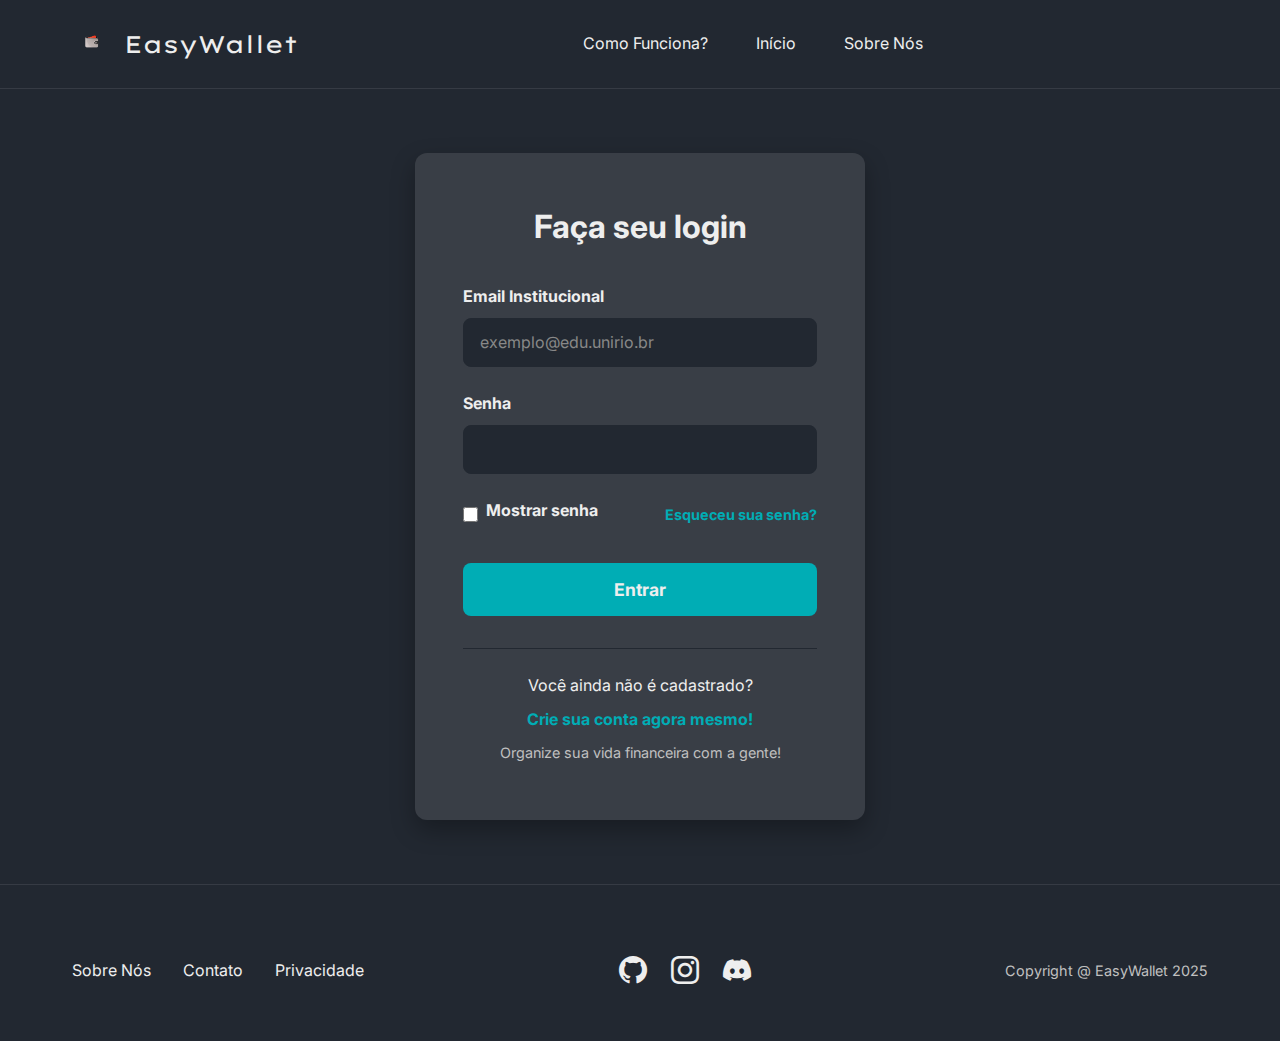
<file: pages/Login/login.html>
<!DOCTYPE html>
<html lang="pt-BR">

<head>
    <meta charset="UTF-8">
    <meta name="viewport" content="width=device-width, initial-scale=1.0">
    <title>EasyWallet - Login</title>

    <link rel="shortcut icon" href="../../assets/logo-site/logo-iniciais.png" type="image/x-icon">

    <!-- Importação das Fontes (Inter) -->
    <link rel="preconnect" href="https://fonts.googleapis.com">
    <link rel="preconnect" href="https://fonts.gstatic.com" crossorigin>
    <link href="https://fonts.googleapis.com/css2?family=Inter:wght@400;700&display=swap" rel="stylesheet">

    <!-- Importação dos Ícones (Bootstrap Icons) -->
    <link rel="stylesheet" href="https://cdn.jsdelivr.net/npm/bootstrap-icons@1.11.3/font/bootstrap-icons.min.css">
    <link rel="stylesheet" href="../../styles/styleGlobal.css">
    <link rel="stylesheet" href="./login.css">

</head>

<body>
    <!-- --- Header --- -->
    <header class="header">
        <div class="container nav-container">
            <a href="#" class="logo">
                <!-- Corrigir a imagem da logo - há fundo nela e a iamgem fica pequena-->
                <img src="../../assets/logo-site/logo-carteira.png" alt="Logo EasyWallet">
                <p class="nome-logo">EasyWallet</p>
            </a>

            <!-- Menu para Desktop -->
            <nav class="nav-links" id="nav-menu">
                <ul>
                    <li><a href="#">Como Funciona?</a></li>
                    <li><a href="#">Início</a></li>
                    <li><a href="../../pages/SobreNos/sobreNos.html">Sobre Nós</a></li>
                    <!-- O item de login mobile será injetado aqui via JS (ajustar)-->
                </ul>
            </nav>

            <!-- Botão de Menu Mobile -->
            <button class="menu-toggle" id="menu-toggle-btn" aria-label="Abrir menu">
                <i class="bi bi-list"></i>
            </button>
        </div>
    </header>

    <main>
        <section class="login-section">
            <div class="login-box">
                <h2>Faça seu login</h2>

                <form id="login-form">
                    <div class="input-group">
                        <label for="email">Email Institucional</label>
                        <input type="email" id="email" name="email" placeholder="exemplo@edu.unirio.br" required>
                    </div>

                    <div class="input-group">
                        <label for="password">Senha</label>
                        <input type="password" id="password" name="password" required>
                    </div>

                    <div class="form-options">
                        <div class="checkbox-group">
                            <input type="checkbox" id="show-password">
                            <label for="show-password">Mostrar senha</label>
                        </div>
                        <a href="#" class="forgot-password">Esqueceu sua senha?</a>
                    </div>

                    <button type="submit" class="btn-login-submit">Entrar</button>
                </form>

                <div class="signup-prompt">
                    <p>Você ainda não é cadastrado?</p>
                    <!-- Link para a futura página de cadastro -->
                    <a href="cadastro.html">Crie sua conta agora mesmo!</a>
                    <p class="signup-subtext">Organize sua vida financeira com a gente!</p>
                </div>
            </div>
        </section>
    </main>

    <footer class="footer">
        <div class="container footer-content">
            <div class="footer-links">
                <a href="../../pages/SobreNos/sobreNos.html">Sobre Nós</a>
                <a href="#">Contato</a>
                <a href="#">Privacidade</a>
            </div>
            <div class="footer-social">
                <a href="#" aria-label="GitHub"><i class="bi bi-github"></i></a>
                <a href="#" aria-label="Instagram"><i class="bi bi-instagram"></i></a>
                <a href="#" aria-label="Discord"><i class="bi bi-discord"></i></a>
            </div>
            <div class="footer-copy">
                Copyright @ EasyWallet 2025
            </div>
        </div>
    </footer>
    
    <script src="./login.js"></script>
</body>

</html>
</file>
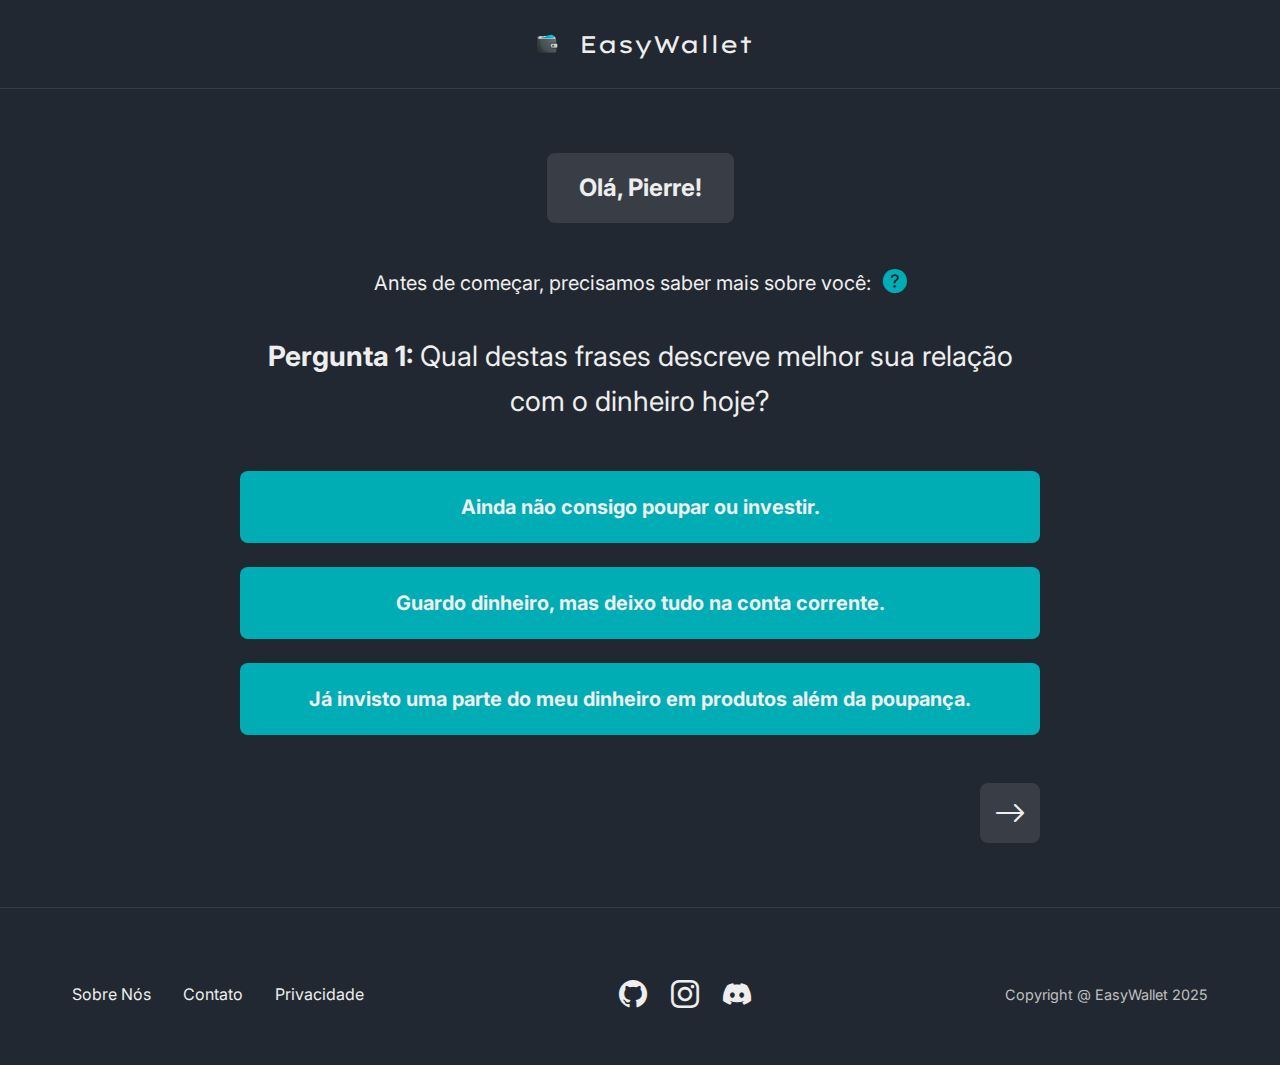
<file: pages/Questionário/Questionário 1/questionario1.html>
<!DOCTYPE html>
<html lang="pt-br">

<head>
    <meta charset="UTF-8">
    <meta name="viewport" content="width=device-width, initial-scale=1.0">
    <!-- O caminho do favicon é relativo à localização deste arquivo (pages/quiz/) -->
    <link rel="shortcut icon" href="../../../assets/logo-site/logo-iniciais.png" type="image/x-icon">

    <!-- Importação das Fontes (Inter e Lexend Giga) -->
    <link rel="preconnect" href="https://fonts.googleapis.com">
    <link rel="preconnect" href="https://fonts.gstatic.com" crossorigin>
    <link
        href="https://fonts.googleapis.com/css2?family=Inter:ital,opsz,wght@0,14..32,100..900;1,14..32,100..900&family=Lexend+Giga:wght@100..900&display=swap"
        rel="stylesheet">

    <!-- Importação dos Ícones (Bootstrap Icons) -->
    <link rel="stylesheet" href="https://cdn.jsdelivr.net/npm/bootstrap-icons@1.11.3/font/bootstrap-icons.min.css">

    <link rel="stylesheet" href="../../../styles/styleGlobal.css">
    <link rel="stylesheet" href="./questionario1.css">
    <title>EasyWallet - Perfil de Investidor (1/4)</title>

</head>

<body>

    <!-- --- Header Simplificado (Quiz) --- -->
    <header class="header-quiz">
        <div class="container">
            <!-- O link do logo volta para a página inicial -->
            <!-- O caminho da imagem é relativo à localização deste arquivo (pages/quiz/) -->
            <a href="../../index.html" class="logo-quiz">
                <img src="../../../assets/logo-site/logo-carteira2.png" alt="Logo EasyWallet">
                <p class="nome-logo">EasyWallet</p>
            </a>
        </div>
    </header>

    <!-- --- Conteúdo Principal (Quiz) --- -->
    <main>
        <div class="container quiz-container">
            <div class="quiz-content">

                <!-- Saudação (do Figma) -->
                <div class="quiz-greeting">
                    Olá, Pierre!
                </div>

                <!-- Intro da Pergunta (do Figma) -->
                <p class="quiz-intro">
                    Antes de começar, precisamos saber mais sobre você:
                    <i class="bi bi-question-circle-fill" aria-label="Informação"></i>
                </p>

                <!-- Pergunta (do Figma) -->
                <h1 class="quiz-question">
                    <strong>Pergunta 1:</strong> Qual destas frases descreve melhor sua relação com o dinheiro hoje?
                </h1>

                <!-- Opções de Resposta (do Figma) -->
                <div class="quiz-options">
                    <button class="btn-answer" data-value="1">
                        Ainda não consigo poupar ou investir.
                    </button>
                    <button class="btn-answer" data-value="2">
                        Guardo dinheiro, mas deixo tudo na conta corrente.
                    </button>
                    <button class="btn-answer" data-value="3">
                        Já invisto uma parte do meu dinheiro em produtos além da poupança.
                    </button>
                </div>

                <!-- Navegação (do Figma) -->
                <div class="quiz-nav">
                    <a href="../Questionário 2/questionario2.html" class="btn-next" aria-label="Próxima Pergunta">
                        <i class="bi bi-arrow-right"></i>
                    </a>
                </div>

            </div>
        </div>
    </main>

    <!-- --- Footer (Padrão) --- -->
    <footer class="footer">
        <div class="container footer-content">
            <div class="footer-links">
                <!-- Caminhos relativos à localização deste arquivo (pages/quiz/) -->
                <a href="../SobreNos/sobreNos.html">Sobre Nós</a>
                <a href="#">Contato</a>
                <a href="#">Privacidade</a>
            </div>
            <div class="footer-social">
                <a href="#" aria-label="GitHub"><i class="bi bi-github"></i></a>
                <a href="#" aria-label="Instagram"><i class="bi bi-instagram"></i></a>
                <a href="#" aria-label="Discord"><i class="bi bi-discord"></i></a>
            </div>
            <div class="footer-copy">
                Copyright @ EasyWallet 2025
            </div>
        </div>
    </footer>

    <script>
        // Script simples para lógica de seleção de resposta
        document.addEventListener('DOMContentLoaded', () => {
            const answerButtons = document.querySelectorAll('.btn-answer');
            const nextButton = document.querySelector('.btn-next');
            let selectedValue = null;

            answerButtons.forEach(button => {
                button.addEventListener('click', () => {
                    // Remove a classe 'selected' de todos os botões
                    answerButtons.forEach(btn => btn.classList.remove('selected'));

                    // Adiciona a classe 'selected' apenas ao botão clicado
                    button.classList.add('selected');

                    // Armazena o valor selecionado (do atributo data-value)
                    selectedValue = button.dataset.value;

                    // Opcional: Habilita o botão 'próximo'
                    // nextButton.disabled = false; 
                });
            });

            nextButton.addEventListener('click', () => {
                if (selectedValue) {
                    console.log('Valor selecionado:', selectedValue);
                    // Lógica para ir para a próxima página
                    // window.location.href = './pergunta-2.html'; // Exemplo
                } else {
                    // Opcional: Avisar o usuário para selecionar uma opção
                    console.log('Por favor, selecione uma opção.');
                }
            });
        });
    </script>
</body>

</html>
</file>
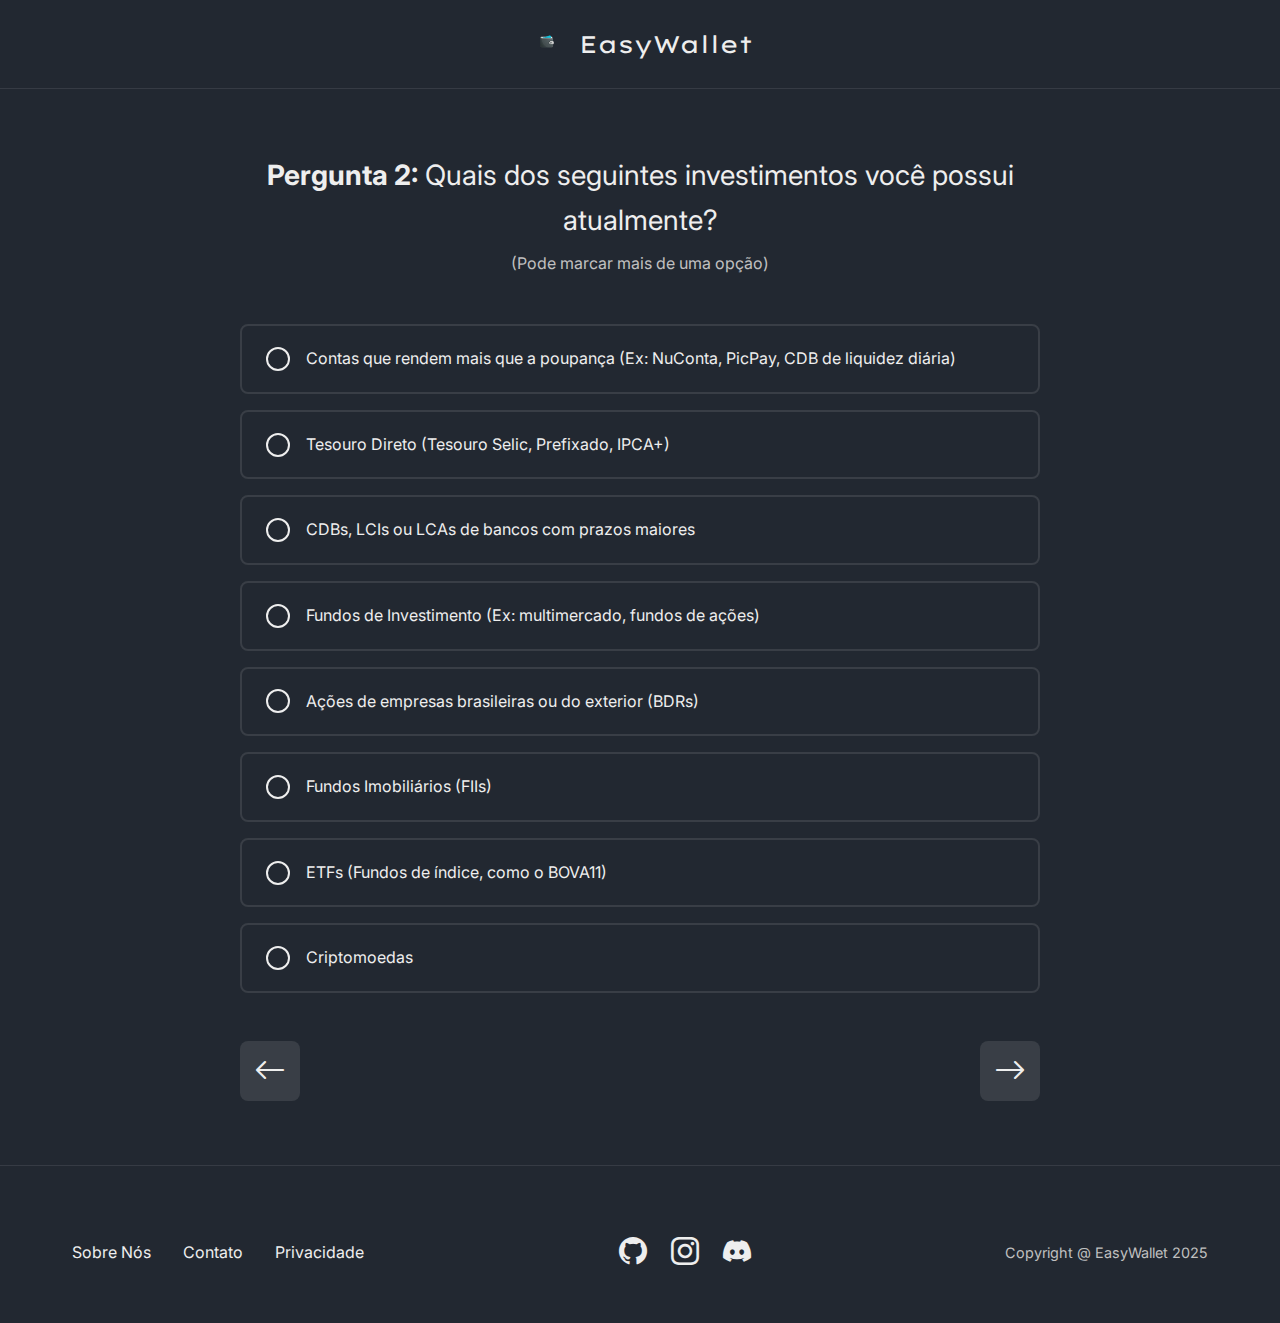
<file: pages/Questionário/Questionário 2/questionario2.html>
<!DOCTYPE html>
<html lang="pt-br">

<head>
    <meta charset="UTF-8">
    <meta name="viewport" content="width=device-width, initial-scale=1.0">
    <!-- O caminho do favicon é relativo à localização deste arquivo (pages/quiz/) -->
    <link rel="shortcut icon" href="../../../assets/logo-site/logo-iniciais.png" type="image/x-icon">

    <!-- Importação das Fontes (Inter e Lexend Giga) -->
    <link rel="preconnect" href="https://fonts.googleapis.com">
    <link rel="preconnect" href="https://fonts.gstatic.com" crossorigin>
    <link
        href="https://fonts.googleapis.com/css2?family=Inter:ital,opsz,wght@0,14..32,100..900;1,14..32,100..900&family=Lexend+Giga:wght@100..900&display=swap"
        rel="stylesheet">

    <!-- Importação dos Ícones (Bootstrap Icons) -->
    <link rel="stylesheet" href="https://cdn.jsdelivr.net/npm/bootstrap-icons@1.11.3/font/bootstrap-icons.min.css">

    <link rel="stylesheet" href="../../../styles/styleGlobal.css">
    <link rel="stylesheet" href="./questionario2.css">

    <title>EasyWallet - Perfil de Investidor (2/4)</title>
</head>

<body>

    <!-- --- Header Simplificado (Quiz) --- -->
    <header class="header-quiz">
        <div class="container">
            <!-- O caminho da imagem é relativo à localização deste arquivo (pages/quiz/) -->
            <a href="../../index.html" class="logo-quiz">
                <img src="../../../assets/logo-site/logo-carteira.png" alt="Logo EasyWallet">
                <p class="nome-logo">EasyWallet</p>
            </a>
        </div>
    </header>

    <!-- --- Conteúdo Principal (Quiz) --- -->
    <main>
        <div class="container quiz-container">
            <div class="quiz-content">

                <!-- Pergunta (do Figma) -->
                <h1 class="quiz-question">
                    <strong>Pergunta 2:</strong> Quais dos seguintes investimentos você possui atualmente?
                </h1>
                <span class="quiz-subtitle">(Pode marcar mais de uma opção)</span>

                <!-- Opções de Resposta (Múltipla Escolha) -->
                <div class="quiz-options">

                    <label class="btn-checkbox-answer">
                        <input type="checkbox" name="investimentos" value="contas_rendem">
                        <span class="checkbox-icon"></span>
                        <span class="checkbox-text">Contas que rendem mais que a poupança (Ex: NuConta, PicPay, CDB de
                            liquidez diária)</span>
                    </label>

                    <label class="btn-checkbox-answer">
                        <input type="checkbox" name="investimentos" value="tesouro_direto">
                        <span class="checkbox-icon"></span>
                        <span class="checkbox-text">Tesouro Direto (Tesouro Selic, Prefixado, IPCA+)</span>
                    </label>

                    <label class="btn-checkbox-answer">
                        <input type="checkbox" name="investimentos" value="cdb_lci_lca">
                        <span class="checkbox-icon"></span>
                        <span class="checkbox-text">CDBs, LCIs ou LCAs de bancos com prazos maiores</span>
                    </label>

                    <label class="btn-checkbox-answer">
                        <input type="checkbox" name="investimentos" value="fundos_investimento">
                        <span class="checkbox-icon"></span>
                        <span class="checkbox-text">Fundos de Investimento (Ex: multimercado, fundos de ações)</span>
                    </label>

                    <label class="btn-checkbox-answer">
                        <input type="checkbox" name="investimentos" value="acoes_bdrs">
                        <span class="checkbox-icon"></span>
                        <span class="checkbox-text">Ações de empresas brasileiras ou do exterior (BDRs)</span>
                    </label>

                    <label class="btn-checkbox-answer">
                        <input type="checkbox" name="investimentos" value="fiis">
                        <span class="checkbox-icon"></span>
                        <span class="checkbox-text">Fundos Imobiliários (FIIs)</span>
                    </label>

                    <label class="btn-checkbox-answer">
                        <input type="checkbox" name="investimentos" value="etfs">
                        <span class="checkbox-icon"></span>
                        <span class="checkbox-text">ETFs (Fundos de índice, como o BOVA11)</span>
                    </label>

                    <label class="btn-checkbox-answer">
                        <input type="checkbox" name="investimentos" value="criptomoedas">
                        <span class="checkbox-icon"></span>
                        <span class="checkbox-text">Criptomoedas</span>
                    </label>

                </div>

                <!-- Navegação (do Figma) -->
                <div class="quiz-nav">
                    <!-- Botão Voltar -->
                    <button class="btn-nav-arrow" id="btn-prev" aria-label="Pergunta Anterior">
                        <i class="bi bi-arrow-left"></i>
                    </button>
                    <!-- Botão Avançar -->
                    <button class="btn-nav-arrow" id="btn-next" aria-label="Próxima Pergunta">
                        <i class="bi bi-arrow-right"></i>
                    </button>
                </div>

            </div>
        </div>
    </main>
    <!-- <a href="../Questionário 1/questionario1.css"></a> -->
    <!-- --- Footer (Padrão) --- -->
    <footer class="footer">
        <div class="container footer-content">
            <div class="footer-links">
                <!-- Caminhos relativos à localização deste arquivo (pages/quiz/) -->
                <a href="../SobreNos/sobreNos.html">Sobre Nós</a>
                <a href="#">Contato</a>
                <a href="#">Privacidade</a>
            </div>
            <div class="footer-social">
                <a href="#" aria-label="GitHub"><i class="bi bi-github"></i></a>
                <a href="#" aria-label="Instagram"><i class="bi bi-instagram"></i></a>
                <a href="#" aria-label="Discord"><i class="bi bi-discord"></i></a>
            </div>
            <div class="footer-copy">
                Copyright @ EasyWallet 2025
            </div>
        </div>
    </footer>

    <script src="./questionario2.js"></script>
</body>

</html>
</file>
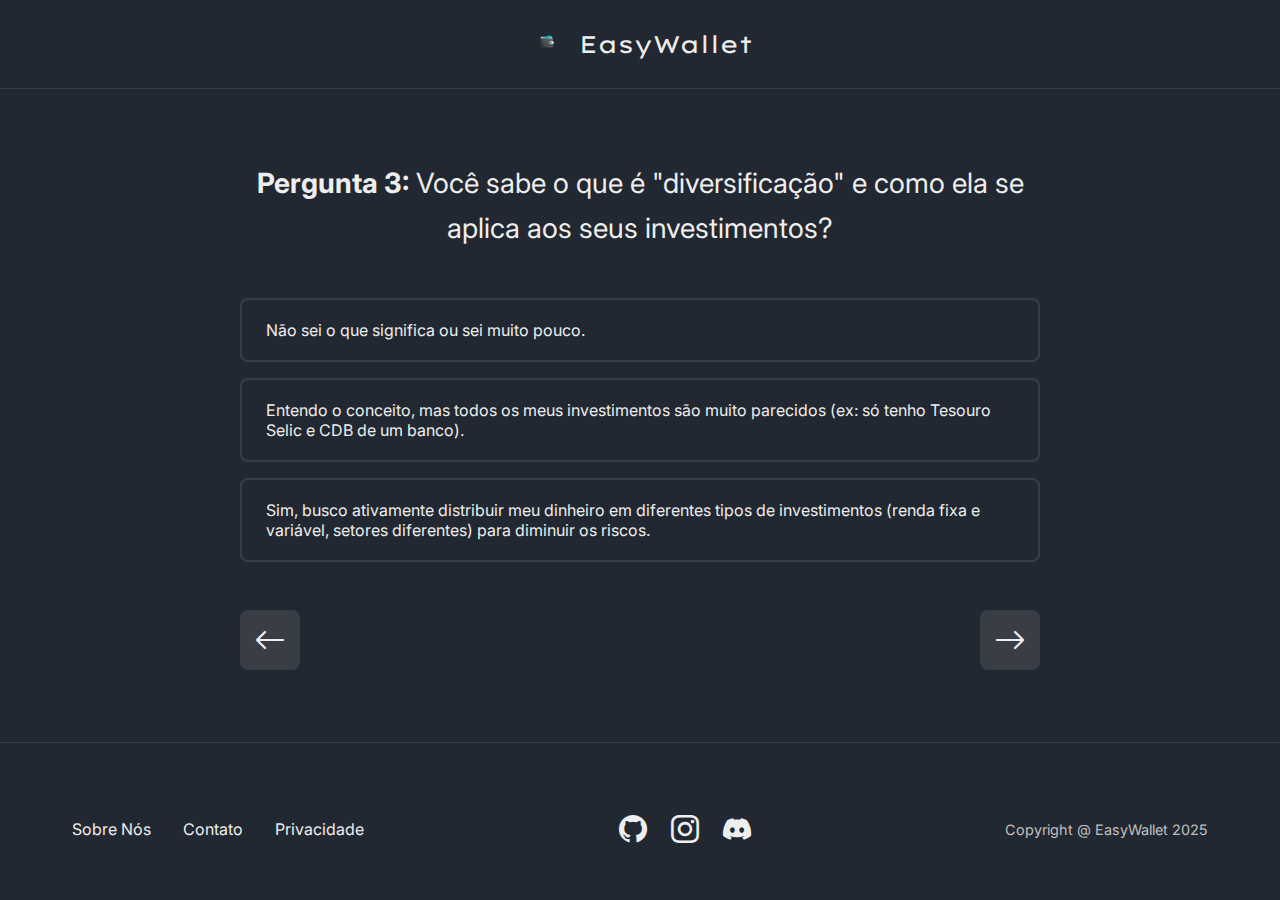
<file: pages/Questionário/Questionário 3/questionario3.html>
<!DOCTYPE html>
<html lang="pt-br">

<head>
    <meta charset="UTF-8">
    <meta name="viewport" content="width=device-width, initial-scale=1.0">
    <!-- O caminho do favicon é relativo à localização deste arquivo (pages/quiz/) -->
    <link rel="shortcut icon" href="../../../assets/logo-site/logo-iniciais.png" type="image/x-icon">

    <!-- Importação das Fontes (Inter e Lexend Giga) -->
    <link rel="preconnect" href="https://fonts.googleapis.com">
    <link rel="preconnect" href="https://fonts.gstatic.com" crossorigin>
    <link
        href="https://fonts.googleapis.com/css2?family=Inter:ital,opsz,wght@0,14..32,100..900;1,14..32,100..900&family=Lexend+Giga:wght@100..900&display=swap"
        rel="stylesheet">

    <!-- Importação dos Ícones (Bootstrap Icons) -->
    <link rel="stylesheet" href="https://cdn.jsdelivr.net/npm/bootstrap-icons@1.11.3/font/bootstrap-icons.min.css">
    <link rel="stylesheet" href="../../../styles/styleGlobal.css">
    <link rel="stylesheet" href="./questionario3.css">    

    <title>EasyWallet - Perfil de Investidor (3/4)</title>
</head>

<body>

    <!-- --- Header Simplificado (Quiz) --- -->
    <header class="header-quiz">
        <div class="container">
            <!-- O caminho da imagem é relativo à localização deste arquivo (pages/quiz/) -->
            <a href="../../index.html" class="logo-quiz">
                <img src="../../../assets/logo-site/logo-carteira.png" alt="Logo EasyWallet">
                <p class="nome-logo">EasyWallet</p>
            </a>
        </div>
    </header>

    <!-- --- Conteúdo Principal (Quiz) --- -->
    <main>
        <div class="container quiz-container">
            <div class="quiz-content">

                <!-- Pergunta (do Figma) -->
                <h1 class="quiz-question">
                    <strong>Pergunta 3:</strong> Você sabe o que é "diversificação" e como ela se aplica aos seus
                    investimentos?
                </h1>

                <!-- Opções de Resposta (Seleção Única) -->
                <div class="quiz-options">

                    <button class="btn-answer-dark" data-value="1">
                        Não sei o que significa ou sei muito pouco.
                    </button>

                    <button class="btn-answer-dark" data-value="2">
                        Entendo o conceito, mas todos os meus investimentos são muito parecidos (ex: só tenho Tesouro
                        Selic e CDB de um banco).
                    </button>

                    <button class="btn-answer-dark" data-value="3">
                        Sim, busco ativamente distribuir meu dinheiro em diferentes tipos de investimentos (renda fixa e
                        variável, setores diferentes) para diminuir os riscos.
                    </button>

                </div>

                <!-- Navegação (do Figma) -->
                <div class="quiz-nav">
                    <!-- Botão Voltar -->
                    <button class="btn-nav-arrow" id="btn-prev" aria-label="Pergunta Anterior">
                        <i class="bi bi-arrow-left"></i>
                    </button>
                    <!-- Botão Avançar -->
                    <button class="btn-nav-arrow" id="btn-next" aria-label="Próxima Pergunta">
                        <i class="bi bi-arrow-right"></i>
                    </button>
                </div>

            </div>
        </div>
    </main>

    <!-- --- Footer (Padrão) --- -->
    <footer class="footer">
        <div class="container footer-content">
            <div class="footer-links">
                <!-- Caminhos relativos à localização deste arquivo (pages/quiz/) -->
                <a href="../SobreNos/sobreNos.html">Sobre Nós</a>
                <a href="#">Contato</a>
                <a href="#">Privacidade</a>
            </div>
            <div class="footer-social">
                <a href="#" aria-label="GitHub"><i class="bi bi-github"></i></a>
                <a href="#" aria-label="Instagram"><i class="bi bi-instagram"></i></a>
                <a href="#" aria-label="Discord"><i class="bi bi-discord"></i></a>
            </div>
            <div class="footer-copy">
                Copyright @ EasyWallet 2025
            </div>
        </div>
    </footer>
    
    <script src="./questionario3.js"></script>
</body>

</html>
</file>
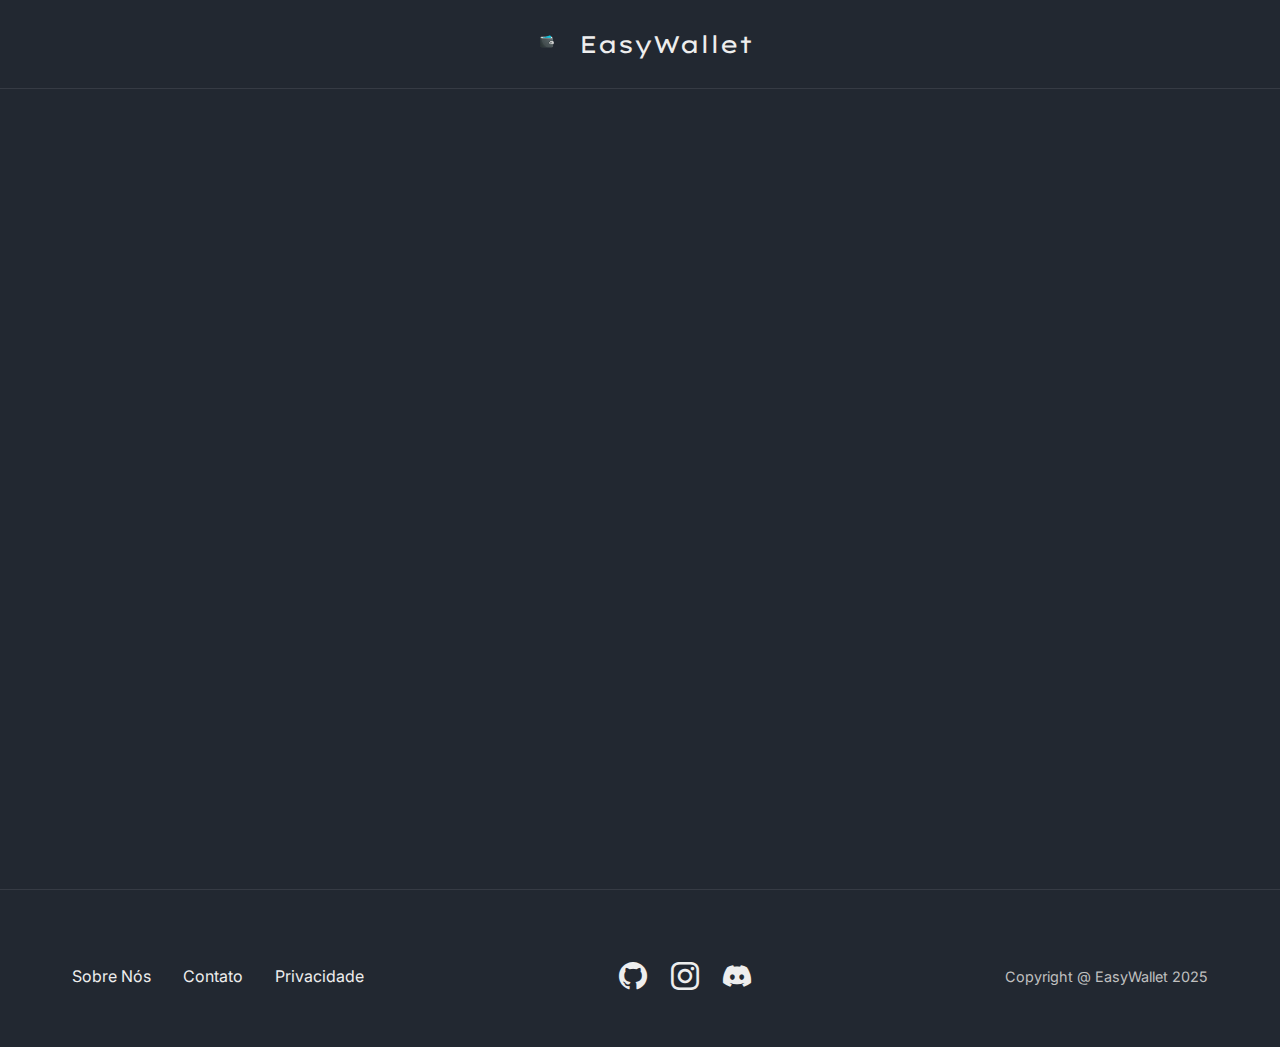
<file: pages/Questionário/Resultado/resultado.html>
<!DOCTYPE html>
<html lang="pt-br">

<head>
    <meta charset="UTF-8">
    <meta name="viewport" content="width=device-width, initial-scale=1.0">
    <!-- O caminho do favicon é relativo à localização deste arquivo (pages/quiz/) -->
    <link rel="shortcut icon" href="../../../assets/logo-site/logo-iniciais.png" type="image/x-icon">

    <!-- Importação das Fontes (Inter e Lexend Giga) -->
    <link rel="preconnect" href="https://fonts.googleapis.com">
    <link rel="preconnect" href="https://fonts.gstatic.com" crossorigin>
    <link
        href="https://fonts.googleapis.com/css2?family=Inter:ital,opsz,wght@0,14..32,100..900;1,14..32,100..900&family=Lexend+Giga:wght@100..900&display=swap"
        rel="stylesheet">

    <!-- Importação dos Ícones (Bootstrap Icons) -->
    <link rel="stylesheet" href="https://cdn.jsdelivr.net/npm/bootstrap-icons@1.11.3/font/bootstrap-icons.min.css">
    <link rel="stylesheet" href="../../../styles/styleGlobal.css">
    <link rel="stylesheet" href="./resultado.css">

    <title>EasyWallet - Seu Perfil</title>
</head>

<body>

    <!-- --- Header Simplificado (Quiz) --- -->
    <header class="header-quiz">
        <div class="container">
            <!-- O caminho da imagem é relativo à localização deste arquivo (pages/quiz/) -->
            <a href="../../../index.html" class="logo-quiz">
                <img src="../../../assets/logo-site/logo-carteira.png" alt="Logo EasyWallet">
                <p class="nome-logo">EasyWallet</p>
            </a>
        </div>
    </header>

    <!-- --- Conteúdo Principal (Resultado) --- -->
    <main>
        <div class="container result-container">
            <div class="result-content">

                <div class="result-card">
                    <!-- Título (do Figma) -->
                    <h1 class="result-title">
                        Pierre Chapetta, seu perfil é:
                        <strong>Explorador Financeiro</strong>
                    </h1>

                    <!-- Textos (do Figma) -->
                    <div class="result-text">
                        <p>
                            Identificamos que você está no ponto de partida da sua jornada financeira,
                            e isso é excelente! O passo mais importante é começar, e você acaba de dar esse passo.
                        </p>
                        <p>
                            Nosso objetivo é mostrar que organizar suas finanças e começar a investir não
                            precisa ser complicado. Vamos construir juntos uma base sólida para que seu
                            dinheiro comece a trabalhar para você, e não o contrário.
                        </p>
                        <p>
                            Nossa plataforma irá se transformar em seu guia pessoal para os primeiros passos.
                            O foco total será em criar <strong>confiança e clareza</strong>.
                        </p>
                    </div>

                    <!-- --- Aviso de Informação --- -->
                    <div class="result-info-notice">
                        <i class="bi bi-info-circle-fill"></i>
                        <p>
                            Sua imagem foi importada diretamente do <strong>Portal ID Unirio</strong>, A mesma utilizada na carteira de estudante
                        </p>
                    </div>

                    <!-- Navegação (do Figma) -->
                    <div class="result-nav">
                        <!-- Botão para Dashboard -->
                        <a href="../../perfilLogado/perfilLogado.html" class="btn-dashboard">
                            Ir para o dashboard
                            <i class="bi bi-arrow-right-short"></i>
                        </a>
                    </div>
                </div>

            </div>
        </div>
    </main>

    <!-- --- Footer (Padrão) --- -->
    <footer class="footer">
        <div class="container footer-content">
            <div class="footer-links">
                <!-- Caminhos relativos à localização deste arquivo (pages/quiz/) -->
                <a href="../SobreNos/sobreNos.html">Sobre Nós</a>
                <a href="#">Contato</a>
                <a href="#">Privacidade</a>
            </div>
            <div class="footer-social">
                <a href="#" aria-label="GitHub"><i class="bi bi-github"></i></a>
                <a href="#" aria-label="Instagram"><i class="bi bi-instagram"></i></a>
                <a href="#" aria-label="Discord"><i class="bi bi-discord"></i></a>
            </div>
            <div class="footer-copy">
                Copyright @ EasyWallet 2025
            </div>
        </div>
    </footer>

</body>

</html>
</file>
<file: styles/styleGlobal.css>
@import url('https://fonts.googleapis.com/css2?family=Inter:ital,opsz,wght@0,14..32,100..900;1,14..32,100..900&family=Lexend+Giga:wght@100..900&display=swap');


/* --- Variáveis de Cor --- */
:root {
    --cinza: #393E46;
    --azul-marinho: #222831;
    --azul: #00ADB5;
    --branco-gelo: #EEEEEE;
}

/* --- Estilos Globais --- */
* {
    margin: 0;
    padding: 0;
    box-sizing: border-box;
}

html {
    scroll-behavior: smooth;
}

body {
    font-family: 'Inter', sans-serif;
    background-color: var(--azul-marinho);
    color: var(--branco-gelo);
    line-height: 1.6;
    /* Evita scroll horizontal */
    overflow-x: hidden;
}

img {
    max-width: 100%;
    height: auto;
    display: block;
}

a {
    text-decoration: none;
    color: inherit;
}

ul {
    list-style: none;
}

.container {
    max-width: 1200px;
    margin: 0 auto;
    padding: 0 2rem;
}

/* --- Header / Navegação --- */
.header {
    background-color: var(--azul-marinho);
    padding: 1.5rem 0;
    border-bottom: 1px solid rgba(238, 238, 238, 0.1);
    position: sticky;
    top: 0;
    z-index: 100;
}

.nome-logo {
    font-family: "Lexend Giga", sans-serif;
    font-optical-sizing: auto;
    font-weight: 400;
    font-style: normal;
    
}

.nav-container {
    display: flex;
    justify-content: space-between;
    align-items: center;
}

/* PROBLEMA COM A LOGO (IMAGEM) */

.logo {
    display: flex;
    align-items: center;
    font-weight: 700;
    font-size: 1.5rem;
    color: var(--branco-gelo);
    flex-shrink: 0;
    /* Impede que a logo encolha */
}

.logo img {
    /* Use a altura da imagem de logo que você enviou */
    height: 40px;
    margin-right: 0.75rem;
    /* Inverte a cor se o logo for escuro em fundo escuro (opcional) */
    filter: invert(1); 

    
}

.nav-links {
    display: flex;
    align-items: center;
    flex-grow: 1;
    /* Faz os links ocuparem o espaço central */
    justify-content: center;
    /* Centraliza a lista de links */
}

.nav-links ul {
    display: flex;
    align-items: center;
}

.nav-links li {
    margin: 0 1.5rem;
    /* Espaçamento entre os links */
}

.nav-links a {
    color: var(--branco-gelo);
    font-weight: 400;
    padding-bottom: 0.25rem;
    transition: color 0.3s ease;
}

.nav-links a:hover,
.nav-links a.active {
    color: var(--azul);
}

.btn-login {
    font-family: 'Inter', sans-serif;
    background-color: var(--cinza);
    color: var(--branco-gelo);
    padding: 0.75rem 1.75rem;
    border: none;
    border-radius: 8px;
    font-weight: 700;
    font-size: 1rem;
    cursor: pointer;
    transition: background-color 0.3s ease, transform 0.3s ease;
    margin-left: 2.5rem;
    /* Mantém o espaçamento à esquerda */
    flex-shrink: 0;
    /* Impede que o botão encolha */
}

.btn-login:hover {
    background-color: #4a505a;
    transform: scale(1.05);
}

/* Botão de Menu Mobile */
.menu-toggle {
    display: none;
    font-size: 2rem;
    background: none;
    border: none;
    color: var(--branco-gelo);
    cursor: pointer;
}

/* CSS para o item de login clonado no menu mobile */
.btn-login-mobile-li {
    display: none;
    /* Escondido por padrão no desktop */
}

/* --- Seção Hero --- */
.hero {
    padding: 6rem 0;
}

.hero-content {
    display: grid;
    grid-template-columns: 1fr 1fr;
    align-items: center;
    gap: 4rem;
}

.hero-text h1 {
    font-size: 2.75rem;
    font-weight: 700;
    line-height: 1.2;
    margin-bottom: 1.5rem;
}

.hero-text p {
    font-size: 1.125rem;
    color: #c0c0c0;
    /* Um pouco mais suave que o branco */
    margin-bottom: 2.5rem;
    max-width: 500px;
}

.btn-cta {
    display: inline-block;
    background-color: var(--azul);
    color: var(--branco-gelo);
    padding: 1rem 2.5rem;
    border-radius: 8px;
    font-weight: 700;
    font-size: 1.1rem;
    transition: transform 0.3s ease, box-shadow 0.3s ease;
}

.btn-cta:hover {
    transform: translateY(-3px);
    box-shadow: 0 5px 15px rgba(0, 173, 181, 0.3);
}

.hero-image {
    text-align: center;
}

.hero-image img {
    max-width: 100%;
    /* Removemos a regra 'content: url(...)' daqui */
}

/* --- Seção Features --- */
.features {
    padding: 6rem 0;
    background-color: var(--cinza);
}

.features-title {
    text-align: center;
    font-size: 2.25rem;
    font-weight: 700;
    margin-bottom: 1rem;
    position: relative;
}

/* Linha azul abaixo do título */
.features-title::after {
    content: '';
    display: block;
    width: 100px;
    height: 4px;
    background-color: var(--azul);
    margin: 0.75rem auto 4rem;
}

.features-grid {
    display: grid;
    grid-template-columns: repeat(3, 1fr);
    gap: 2.5rem;
}

.feature-card {
    background-color: var(--branco-gelo);
    color: var(--azul-marinho);
    padding: 2.5rem 2rem;
    border-radius: 12px;
    text-align: center;
    box-shadow: 0 4px 10px rgba(0, 0, 0, 0.1);
    /* Animação de hover */
    transition: transform 0.3s ease, box-shadow 0.3s ease;
}

.feature-card i {
    font-size: 3rem;
    color: var(--azul);
    margin-bottom: 1.5rem;
}

.feature-card h3 {
    font-size: 1.5rem;
    font-weight: 700;
    margin-bottom: 1rem;
}

.feature-card p {
    font-size: 1rem;
    line-height: 1.5;
    color: #333;
}

/* Efeito de hover solicitado */
.feature-card:hover {
    transform: translateY(-10px);
    box-shadow: 0 12px 24px rgba(0, 0, 0, 0.2);
}

/* --- Footer --- */
.footer {
    background-color: var(--azul-marinho);
    padding: 4rem 0 3rem;
    border-top: 1px solid rgba(238, 238, 238, 0.1);
}

.footer-content {
    display: flex;
    justify-content: space-between;
    align-items: center;
    flex-wrap: wrap;
    gap: 2rem;
}

.footer-links {
    display: flex;
    gap: 2rem;
}

.footer-links a {
    color: var(--branco-gelo);
    transition: color 0.3s ease;
}

.footer-links a:hover {
    color: var(--azul);
}

.footer-social {
    display: flex;
    gap: 1.5rem;
}

.footer-social a {
    font-size: 1.75rem;
    color: var(--branco-gelo);
    transition: color 0.3s ease, transform 0.3s ease;
}

.footer-social a:hover {
    color: var(--azul);
    transform: scale(1.1);
}

.footer-copy {
    font-size: 0.9rem;
    color: #c0c0c0;
}

/* --- Responsividade --- */

/* Tablets e menores */
@media (max-width: 992px) {
    .hero-content {
        grid-template-columns: 1fr;
        text-align: center;
    }

    .hero-text p {
        margin-left: auto;
        margin-right: auto;
    }

    .hero-image {
        /* Imagem vem primeiro no mobile */
        order: -1;
        margin-bottom: 3rem;
    }

    .features-grid {
        grid-template-columns: 1fr 1fr;
    }
}

/* Celulares */
@media (max-width: 768px) {
    .nav-container {
        flex-wrap: wrap;
    }

    .menu-toggle {
        display: block;
    }

    .nav-links {
        display: none;
        /* Escondido por padrão */
        flex-direction: column;
        width: 100%;
        background-color: var(--cinza);
        position: absolute;
        top: 85px;
        /* Altura do header */
        left: 0;
        padding: 1rem 0;
    }

    .nav-links ul {
        flex-direction: column;
    }

    .nav-links li {
        margin: 1rem 0;
        text-align: center;
    }

    .btn-login.btn-login-desktop {
        display: none;
        /* Esconde o botão de login original no mobile */
    }

    /* Mostra o item da lista que contém o botão clonado */
    .btn-login-mobile-li {
        display: list-item;
        text-align: center;
        margin-top: 1rem;
    }

    .hero {
        padding: 4rem 0;
    }

    .hero-text h1 {
        font-size: 2.25rem;
    }

    .features-grid {
        grid-template-columns: 1fr;
    }

    .footer-content {
        flex-direction: column;
        text-align: center;
    }

    .footer-links {
        order: 2;
    }

    .footer-social {
        order: 1;
    }

    .footer-copy {
        order: 3;
    }
}
</file>
<file: pages/Login/login.css>
/* =======================================================================
           NOVOS ESTILOS - PÁGINA DE LOGIN
        ==========================================================================
        */

/* Garante que o main ocupe o espaço restante */
main {
    flex-grow: 1;
    display: flex;
    align-items: center;
    justify-content: center;
}

.login-section {
    padding: 4rem 0;
    width: 100%;
    display: flex;
    align-items: center;
    justify-content: center;
}

.login-box {
    background-color: var(--cinza);
    padding: 3rem;
    border-radius: 12px;
    box-shadow: 0 10px 25px rgba(0, 0, 0, 0.3);
    max-width: 450px;
    width: 100%;
    margin: 0 1rem;
    /* Margem para telas pequenas */
}

.login-box h2 {
    text-align: center;
    font-size: 2rem;
    font-weight: 700;
    color: var(--branco-gelo);
    margin-bottom: 2rem;
}

#login-form .input-group {
    margin-bottom: 1.5rem;
    position: relative;
}

#login-form label {
    display: block;
    font-size: 1rem;
    font-weight: 700;
    color: var(--branco-gelo);
    margin-bottom: 0.5rem;
}

#login-form input[type="email"],
#login-form input[type="password"],
#login-form input[type="text"] {
    /* <-- ADICIONADO AQUI */
    width: 100%;
    padding: 0.85rem 1rem;
    font-family: 'Inter', sans-serif;
    font-size: 1rem;
    color: var(--branco-gelo);
    background-color: var(--azul-marinho);
    border: 1px solid var(--azul-marinho);
    border-radius: 8px;
    transition: border-color 0.3s ease, box-shadow 0.3s ease;
}

#login-form input[type="email"]::placeholder,
#login-form input[type="password"]::placeholder,
#login-form input[type="text"]::placeholder {
    /* <-- E AQUI */
    color: #888;
}

#login-form input[type="email"]:focus,
#login-form input[type="password"]:focus,
#login-form input[type="text"]:focus {
    /* <-- E AQUI */
    outline: none;
    border-color: var(--azul);
    box-shadow: 0 0 0 3px rgba(0, 173, 181, 0.3);
}

.form-options {
    display: flex;
    justify-content: space-between;
    align-items: center;
    margin-bottom: 2rem;
    font-size: 0.9rem;
    flex-wrap: wrap;
    /* Para telas menores */
    gap: 0.5rem;
}

.checkbox-group {
    display: flex;
    align-items: center;
    gap: 0.5rem;
}

.checkbox-group label {
    /* Resetando o estilo da label do form */
    margin-bottom: 0;
    font-weight: 400;
    color: var(--branco-gelo);
    cursor: pointer;
}

.checkbox-group input[type="checkbox"] {
    /* Estilizando o checkbox */
    accent-color: var(--azul);
    width: 1.1em;
    height: 1.1em;
    cursor: pointer;
}

.forgot-password {
    color: var(--azul);
    font-weight: 700;
}

.forgot-password:hover {
    text-decoration: underline;
}

.btn-login-submit {
    width: 100%;
    padding: 1rem;
    font-family: 'Inter', sans-serif;
    font-size: 1.1rem;
    font-weight: 700;
    color: var(--branco-gelo);
    background-color: var(--azul);
    border: none;
    border-radius: 8px;
    cursor: pointer;
    transition: transform 0.3s ease, box-shadow 0.3s ease;
}

.btn-login-submit:hover {
    transform: translateY(-3px);
    box-shadow: 0 5px 15px rgba(0, 173, 181, 0.3);
}

.signup-prompt {
    text-align: center;
    margin-top: 2rem;
    padding-top: 1.5rem;
    border-top: 1px solid var(--azul-marinho);
}

.signup-prompt p {
    font-size: 1rem;
    color: var(--branco-gelo);
    margin-bottom: 0.5rem;
}

.signup-prompt a {
    font-weight: 700;
    color: var(--azul);
}

.signup-prompt a:hover {
    text-decoration: underline;
}

.signup-prompt .signup-subtext {
    font-size: 0.9rem;
    color: #c0c0c0;
    margin-top: 0.5rem;
}

/* --- RESPONSIVIDADE (Específica da Página de Login) --- */
@media (max-width: 768px) {
    .login-section {
        padding: 2rem 0;
    }

    .login-box {
        padding: 2rem;
    }

    .login-box h2 {
        font-size: 1.75rem;
    }
}

@media (max-width: 480px) {
    .login-box {
        padding: 1.5rem;
        margin: 0 1rem;
    }

    .form-options {
        flex-direction: column;
        align-items: flex-start;
        gap: 1rem;
    }

    .forgot-password {
        margin-top: 0.5rem;
    }
}
</file>
<file: pages/Questionário/Questionário 1/questionario1.css>
/* --- Header Simplificado (Quiz) --- */
.header-quiz {
    background-color: var(--azul-marinho);
    padding: 1.5rem 0;
    border-bottom: 1px solid rgba(238, 238, 238, 0.1);
    width: 100%;
}

.header-quiz .container {
    display: flex;
    justify-content: center;
    /* Centraliza o logo, como pedido */
    align-items: center;
}

.logo-quiz {
    display: flex;
    align-items: center;
    font-weight: 700;
    font-size: 1.5rem;
    color: var(--branco-gelo);
}

.bi-question-circle-fill {
    cursor: pointer;
    transition: 0.5s;
}

.bi-question-circle-fill:hover {
    color: var(--branco-gelo);
    transition: 0.5s;
}

.logo-quiz img {
    height: 40px;
    margin-right: 0.75rem;
}


/* --- Conteúdo Principal (Quiz) --- */

main {
    flex-grow: 1;
    display: flex;
    align-items: center;
    justify-content: center;
    padding: 4rem 0;
}

.quiz-container {
    width: 100%;
}

.quiz-content {
    max-width: 800px;
    /* Largura máxima para os botões de resposta */
    margin: 0 auto;
    text-align: center;
}

.quiz-greeting {
    background-color: var(--cinza);
    color: var(--branco-gelo);
    padding: 1rem 2rem;
    border-radius: 8px;
    font-size: 1.5rem;
    font-weight: 700;
    display: inline-block;
    /* Para não ocupar a largura total */
    margin-bottom: 2.5rem;
}

.quiz-intro {
    font-size: 1.25rem;
    color: var(--branco-gelo);
    margin-bottom: 2rem;
    display: flex;
    align-items: center;
    justify-content: center;
    gap: 0.75rem;
    flex-wrap: wrap;
    /* Para quebra de linha em telas menores */
}

.quiz-intro i {
    font-size: 1.5rem;
    color: var(--azul);
    /* Dando um destaque para o ícone */
}

.quiz-question {
    font-size: 1.75rem;
    font-weight: 400;
    margin-bottom: 3rem;
}

.quiz-question strong {
    font-weight: 700;
    /* "Pergunta 1:" em negrito */
}

.quiz-options {
    display: flex;
    flex-direction: column;
    gap: 1.5rem;
}

.btn-answer {
    font-family: 'Inter', sans-serif;
    background-color: var(--azul);
    color: var(--branco-gelo);
    padding: 1.5rem 2rem;
    border: none;
    border-radius: 8px;
    font-size: 1.25rem;
    font-weight: 700;
    text-align: center;
    cursor: pointer;
    transition: transform 0.3s ease, box-shadow 0.3s ease, background-color 0.3s ease;
    width: 100%;
}

.btn-answer:hover {
    transform: translateY(-3px);
    box-shadow: 0 5px 15px rgba(0, 173, 181, 0.3);
    background-color: #00c5cf;
    /* Um tom levemente mais claro no hover */
}

/* Estilo para quando o botão for selecionado (via JS, por exemplo) */
.btn-answer.selected {
    background-color: var(--cinza);
    box-shadow: 0 0 10px rgba(0, 173, 181, 0.5);
    transform: translateY(-3px);
    border: 2px solid var(--azul);
}

.quiz-nav {
    display: flex;
    justify-content: flex-end;
    /* Alinha o botão à direita */
    margin-top: 3rem;
}

.btn-next {
    font-family: 'Inter', sans-serif;
    background-color: var(--cinza);
    color: var(--branco-gelo);
    width: 60px;
    height: 60px;
    border: none;
    border-radius: 8px;
    font-size: 2rem;
    /* Tamanho do ícone */
    display: flex;
    align-items: center;
    justify-content: center;
    cursor: pointer;
    transition: background-color 0.3s ease, transform 0.3s ease;
}

.btn-next:hover {
    background-color: #4a505a;
    /* Mesmo hover do btn-login */
    transform: scale(1.05);
}


/* --- Responsividade --- */

/* Tablets e menores */
@media (max-width: 992px) {
    .quiz-content {
        max-width: 600px;
        /* Diminui um pouco a largura máxima */
    }
}

/* Celulares */
@media (max-width: 768px) {
    .container {
        padding: 0 1rem;
        /* Menor padding lateral em celulares */
    }

    .quiz-greeting {
        font-size: 1.25rem;
        padding: 0.75rem 1.5rem;
        margin-bottom: 2rem;
    }

    .quiz-intro {
        font-size: 1rem;
    }

    .quiz-intro i {
        font-size: 1.25rem;
    }

    .quiz-question {
        font-size: 1.25rem;
        /* Ajusta o tamanho da fonte da pergunta */
        margin-bottom: 2rem;
    }

    .btn-answer {
        font-size: 1rem;
        /* Texto menor nos botões */
        padding: 1.25rem 1rem;
    }

    .quiz-nav {
        margin-top: 2.5rem;
    }

    .btn-next {
        width: 50px;
        height: 50px;
        font-size: 1.75rem;
    }
}
</file>
<file: pages/Questionário/Questionário 2/questionario2.css>
body {
    font-family: 'Inter', sans-serif;
    background-color: var(--azul-marinho);
    color: var(--branco-gelo);
    line-height: 1.6;
    overflow-x: hidden;
    display: flex;
    flex-direction: column;
    min-height: 100vh;
}


/* --- Header Simplificado (Quiz) --- */

.header-quiz {
    background-color: var(--azul-marinho);
    padding: 1.5rem 0;
    border-bottom: 1px solid rgba(238, 238, 238, 0.1);
    width: 100%;
}

.header-quiz .container {
    display: flex;
    justify-content: center;
    /* Centraliza o logo, como pedido */
    align-items: center;
}

.logo-quiz {
    display: flex;
    align-items: center;
    font-weight: 700;
    font-size: 1.5rem;
    color: var(--branco-gelo);
}

.logo-quiz img {
    height: 40px;
    margin-right: 0.75rem;
}

/* --- Conteúdo Principal (Quiz) --- */

main {
    flex-grow: 1;
    display: flex;
    align-items: center;
    justify-content: center;
    padding: 4rem 0;
}

/* NOTA: Estas classes de quiz são específicas */
.quiz-container {
    width: 100%;
}

.quiz-content {
    max-width: 800px;
    /* Largura máxima para os botões de resposta */
    margin: 0 auto;
    text-align: center;
}

.quiz-question {
    font-size: 1.75rem;
    font-weight: 400;
    margin-bottom: 0.5rem;
    /* Menor margem para o subtítulo */
}

.quiz-question strong {
    font-weight: 700;
    /* "Pergunta 2:" em negrito */
}

.quiz-subtitle {
    font-size: 1rem;
    color: #c0c0c0;
    /* Cor mais suave para o subtítulo */
    margin-bottom: 3rem;
    display: block;
}

.quiz-options {
    display: flex;
    flex-direction: column;
    gap: 1rem;
    /* Espaçamento entre as opções */
}

/* Estilo para os botões de múltipla escolha */
.btn-checkbox-answer {
    display: flex;
    align-items: center;
    background-color: var(--azul-marinho);
    /* Fundo escuro */
    border: 2px solid var(--cinza);
    /* Borda cinza */
    color: var(--branco-gelo);
    padding: 1.25rem 1.5rem;
    border-radius: 8px;
    font-size: 1rem;
    text-align: left;
    cursor: pointer;
    transition: border-color 0.3s ease;
    width: 100%;
}

.btn-checkbox-answer:hover {
    border-color: var(--azul);
    /* Destaque no hover */
}

/* Esconde o checkbox real */
.btn-checkbox-answer input[type="checkbox"] {
    display: none;
}

/* Círculo customizado (ícone do checkbox) */
.checkbox-icon {
    width: 24px;
    height: 24px;
    border: 2px solid var(--branco-gelo);
    border-radius: 50%;
    margin-right: 1rem;
    display: flex;
    align-items: center;
    justify-content: center;
    flex-shrink: 0;
    transition: border-color 0.3s ease;
}

/* Bolinha interna (aparece quando selecionado) */
.checkbox-icon::after {
    content: '';
    width: 12px;
    height: 12px;
    background-color: var(--azul);
    border-radius: 50%;
    display: block;
    transform: scale(0);
    transition: transform 0.2s ease;
}

.checkbox-text {
    flex-grow: 1;
}

/* Estilos quando o checkbox está selecionado (via JS) */
.btn-checkbox-answer.selected {
    border-color: var(--azul);
    /* Borda da caixa fica azul */
}

.btn-checkbox-answer.selected .checkbox-icon {
    border-color: var(--azul);
    /* Borda do círculo fica azul */
}

.btn-checkbox-answer.selected .checkbox-icon::after {
    transform: scale(1);
    /* Mostra a bolinha interna */
}


.quiz-nav {
    display: flex;
    justify-content: space-between;
    /* Alinha botões nas pontas */
    margin-top: 3rem;
}

.btn-nav-arrow {
    font-family: 'Inter', sans-serif;
    background-color: var(--cinza);
    color: var(--branco-gelo);
    width: 60px;
    height: 60px;
    border: none;
    border-radius: 8px;
    font-size: 2rem;
    /* Tamanho do ícone */
    display: flex;
    align-items: center;
    justify-content: center;
    cursor: pointer;
    transition: background-color 0.3s ease, transform 0.3s ease;
}

.btn-nav-arrow:hover {
    background-color: #4a505a;
    /* Mesmo hover do btn-login */
    transform: scale(1.05);
}

/* --- Responsividade --- */

/* Tablets e menores */
@media (max-width: 992px) {
    .quiz-content {
        max-width: 600px;
        /* Diminui um pouco a largura máxima */
    }
}

/* Celulares */
@media (max-width: 768px) {

    /* --- INÍCIO: Trecho duplicado de styleGlobal.css --- */
    .container {
        padding: 0 1rem;
        /* Menor padding lateral em celulares */
    }

    /* --- FIM: Trecho duplicado de styleGlobal.css --- */

    /* NOTA: Estilos de Quiz Responsivos (Específicos) */
    .quiz-question {
        font-size: 1.25rem;
        /* Ajusta o tamanho da fonte da pergunta */
    }

    .quiz-subtitle {
        font-size: 0.9rem;
        margin-bottom: 2rem;
    }

    .btn-checkbox-answer {
        font-size: 0.9rem;
        padding: 1rem;
    }

    .checkbox-icon {
        width: 20px;
        height: 20px;
    }

    .checkbox-icon::after {
        width: 10px;
        height: 10px;
    }

    .quiz-nav {
        margin-top: 2.5rem;
    }

    .btn-nav-arrow {
        width: 50px;
        height: 50px;
        font-size: 1.75rem;
    }

}
</file>
<file: pages/Questionário/Questionário 3/questionario3.css>
/* * Estrutura de layout flexível para garantir que o 
 * footer fique no final da página, mesmo com pouco conteúdo.
 * NOTA: Este 'body' é modificado (com flex) e é 
 * diferente do 'body' no styleGlobal.css. 
*/
body {
    font-family: 'Inter', sans-serif;
    background-color: var(--azul-marinho);
    color: var(--branco-gelo);
    line-height: 1.6;
    overflow-x: hidden;
    display: flex;
    flex-direction: column;
    min-height: 100vh;
}

/* --- Header Simplificado (Quiz) --- */
/* NOTA: Este header é específico para o Quiz */
.header-quiz {
    background-color: var(--azul-marinho);
    padding: 1.5rem 0;
    border-bottom: 1px solid rgba(238, 238, 238, 0.1);
    width: 100%;
}

.header-quiz .container {
    display: flex;
    justify-content: center;
    /* Centraliza o logo, como pedido */
    align-items: center;
}

.logo-quiz {
    display: flex;
    align-items: center;
    font-weight: 700;
    font-size: 1.5rem;
    color: var(--branco-gelo);
}

.logo-quiz img {
    height: 40px;
    margin-right: 0.75rem;
}

/* --- Conteúdo Principal (Quiz) --- */
/* NOTA: Este 'main' é específico para esta página (com flex-grow)
 * para fazer o layout do footer funcionar. 
 * Recomendo manter.
*/
main {
    flex-grow: 1;
    display: flex;
    align-items: center;
    justify-content: center;
    padding: 4rem 0;
}

/* NOTA: Estas classes de quiz são específicas */
.quiz-container {
    width: 100%;
}

.quiz-content {
    max-width: 800px;
    /* Largura máxima para os botões de resposta */
    margin: 0 auto;
    text-align: center;
}

.quiz-question {
    font-size: 1.75rem;
    font-weight: 400;
    margin-bottom: 3rem;
    /* Margem ajustada */
}

.quiz-question strong {
    font-weight: 700;
    /* "Pergunta 3:" em negrito */
}

.quiz-options {
    display: flex;
    flex-direction: column;
    gap: 1rem;
    /* Espaçamento entre as opções */
}

/* Estilo para os botões de resposta (escuros) */
.btn-answer-dark {
    font-family: 'Inter', sans-serif;
    display: block;
    width: 100%;
    background-color: var(--azul-marinho);
    border: 2px solid var(--cinza);
    color: var(--branco-gelo);
    padding: 1.25rem 1.5rem;
    border-radius: 8px;
    font-size: 1rem;
    text-align: left;
    /* Alinhado à esquerda como no Figma */
    cursor: pointer;
    transition: border-color 0.3s ease, background-color 0.3s ease;
}

.btn-answer-dark:hover {
    border-color: var(--azul);
    /* Destaque no hover */
}

/* Estilo para o botão selecionado (via JS) */
.btn-answer-dark.selected {
    border-color: var(--azul);
    background-color: var(--cinza);
    /* Fundo muda para indicar seleção */
}

.quiz-nav {
    display: flex;
    justify-content: space-between;
    /* Alinha botões nas pontas */
    margin-top: 3rem;
}

.btn-nav-arrow {
    font-family: 'Inter', sans-serif;
    background-color: var(--cinza);
    color: var(--branco-gelo);
    width: 60px;
    height: 60px;
    border: none;
    border-radius: 8px;
    font-size: 2rem;
    /* Tamanho do ícone */
    display: flex;
    align-items: center;
    justify-content: center;
    cursor: pointer;
    transition: background-color 0.3s ease, transform 0.3s ease;
}

.btn-nav-arrow:hover {
    background-color: #4a505a;
    /* Mesmo hover do btn-login */
    transform: scale(1.05);
}

/* --- Responsividade --- */

/* Tablets e menores */
@media (max-width: 992px) {
    .quiz-content {
        max-width: 600px;
        /* Diminui um pouco a largura máxima */
    }
}

/* Celulares */
@media (max-width: 768px) {

    /* --- INÍCIO: Trecho duplicado de styleGlobal.css --- */
    .container {
        padding: 0 1rem;
        /* Menor padding lateral em celulares */
    }

    /* --- FIM: Trecho duplicado de styleGlobal.css --- */

    /* NOTA: Estilos de Quiz Responsivos (Específicos) */
    .quiz-question {
        font-size: 1.25rem;
        /* Ajusta o tamanho da fonte da pergunta */
        margin-bottom: 2rem;
    }

    .btn-answer-dark {
        font-size: 0.9rem;
        padding: 1rem;
    }

    .quiz-nav {
        margin-top: 2.5rem;
    }

    .btn-nav-arrow {
        width: 50px;
        height: 50px;
        font-size: 1.75rem;
    }

}
</file>
<file: pages/Questionário/Resultado/resultado.css>
body {
    font-family: 'Inter', sans-serif;
    background-color: var(--azul-marinho);
    color: var(--branco-gelo);
    line-height: 1.6;
    overflow-x: hidden;
    display: flex;
    flex-direction: column;
    min-height: 100vh;
}

/* --- Header Simplificado (Quiz) --- */
/* header específico para o Quiz */

.header-quiz {
    background-color: var(--azul-marinho);
    padding: 1.5rem 0;
    border-bottom: 1px solid rgba(238, 238, 238, 0.1);
    width: 100%;
}

.header-quiz .container {
    display: flex;
    justify-content: center;
    /* Centraliza o logo, como pedido */
    align-items: center;
}

.logo-quiz {
    display: flex;
    align-items: center;
    font-weight: 700;
    font-size: 1.5rem;
    color: var(--branco-gelo);
}

.logo-quiz img {
    height: 40px;
    margin-right: 0.75rem;
}

/* --- Conteúdo Principal (Resultado) --- */
/* NOTA: Este 'main' é específico para esta página (com flex-grow)
         * para fazer o layout do footer funcionar. 
         * Recomendo manter.
        */
main {
    flex-grow: 1;
    display: flex;
    align-items: center;
    justify-content: center;
    padding: 4rem 0;
}

/* NOTA: Estas classes de resultado são específicas */
.result-container {
    width: 100%;
}

.result-content {
    max-width: 800px;
    /* Largura máxima para o conteúdo */
    margin: 0 auto;
    text-align: left;
    /* Alinhado à esquerda para legibilidade */
}

/* --- (INÍCIO) Animação de Fade-in Suave --- */
@keyframes fadeIn {
    from {
        opacity: 0;
        transform: translateY(15px);
        /* Faz o card subir levemente */
    }

    to {
        opacity: 1;
        transform: translateY(0);
    }
}

/* --- (FIM) Animação de Fade-in Suave --- */

/* --- (NOVO) Aviso de Importação de Imagem --- */
.result-info-notice {
    display: flex;
    align-items: flex-start;
    /* Alinha o ícone com o topo do texto */
    gap: 0.75rem;
    /* 12px */
    margin-top: 2.5rem;
    /* Espaço acima */
    color: #c0c0c0;
    /* Tom de texto suave */
}

.result-info-notice i {
    font-size: 1.1rem;
    /* Tamanho do ícone */
    color: var(--azul);
    /* Cor do ícone */
    flex-shrink: 0;
    /* Impede o ícone de encolher */
    margin-top: 0.2rem;
    /* Alinhamento vertical */
}

.result-info-notice p {
    font-size: 0.9rem;
    /* Texto um pouco menor */
    line-height: 1.5;
    margin-bottom: 0;
}

/* Destaque solicitado para o portal */
.result-info-notice strong {
    color: var(--azul);
    font-weight: 600;
}

/* --- Fim do Novo Estilo --- */


/* Card de Resultado */
.result-card {
    background-color: var(--cinza);
    /* Fundo do card */
    border-radius: 12px;
    padding: 3rem;
    border: 1px solid rgba(238, 238, 238, 0.1);
    box-shadow: 0 8px 20px rgba(0, 0, 0, 0.3);

    /* --- (APLICAÇÃO) Efeito Suave Adicionado --- */
    /* Começa transparente para a animação */
    opacity: 0;
    /* Aplica a animação: nome | duração | curva | delay | preenchimento */
    animation: fadeIn 0.7s ease-out 0.2s forwards;
}

.result-title {
    font-size: 1.75rem;
    font-weight: 400;
    margin-bottom: 2.5rem;
    line-height: 1.4;
}

/* Destaque para o nome do perfil */
.result-title strong {
    font-weight: 700;
    color: var(--azul);
    /* Cor de destaque */
    display: block;
    /* Quebra a linha se necessário */
    font-size: 2.25rem;
    /* Maior destaque */
}

.result-text {
    font-size: 1.125rem;
    color: #c0c0c0;
    /* Tom mais suave */
    margin-bottom: 2rem;
}

.result-text p {
    margin-bottom: 1.5rem;
}

/* Destaque para as palavras-chave */
.result-text strong {
    color: var(--azul);
    font-weight: 700;
}

.result-nav {
    display: flex;
    justify-content: flex-end;
    /* Alinha o botão à direita */
    margin-top: 3rem;
}

/* Botão estilizado como .btn-cta da home */
.btn-dashboard {
    display: inline-flex;
    /* Para alinhar ícone e texto */
    align-items: center;
    gap: 0.75rem;
    background-color: var(--azul);
    color: var(--branco-gelo);
    padding: 1rem 2rem;
    border: none;
    border-radius: 8px;
    font-weight: 700;
    font-size: 1.1rem;
    cursor: pointer;
    transition: transform 0.3s ease, box-shadow 0.3s ease, background-color 0.3s ease;
}

.btn-dashboard i {
    font-size: 1.25rem;
}

.btn-dashboard:hover {
    transform: translateY(-3px);
    box-shadow: 0 5px 15px rgba(0, 173, 181, 0.3);
    background-color: #00c5cf;
    /* Tom mais claro no hover */
}

/* --- Responsividade --- */

/* Tablets e menores */
@media (max-width: 992px) {
    .result-content {
        max-width: 600px;
    }

    .result-card {
        padding: 2.5rem;
    }
}

/* Celulares */
@media (max-width: 768px) {

    /* --- INÍCIO: Trecho duplicado de styleGlobal.css --- */
    .container {
        padding: 0 1rem;
        /* Menor padding lateral em celulares */
    }

    /* --- FIM: Trecho duplicado de styleGlobal.css --- */

    /* NOTA: Estilos de Resultado Responsivos (Específicos) */
    .result-card {
        padding: 2rem 1.5rem;
    }

    .result-title {
        font-size: 1.3rem;
        margin-bottom: 2rem;
    }

    .result-title strong {
        font-size: 1.75rem;
        /* Tamanho ajustado */
    }

    .result-text {
        font-size: 1rem;
    }

    .btn-dashboard {
        width: 100%;
        /* Botão ocupa largura total */
        justify-content: center;
        /* Centraliza texto e ícone */
        padding: 0.8rem 1.5rem;
        font-size: 1rem;
    }

    .result-nav {
        margin-top: 2.5rem;
    }
}
</file>
